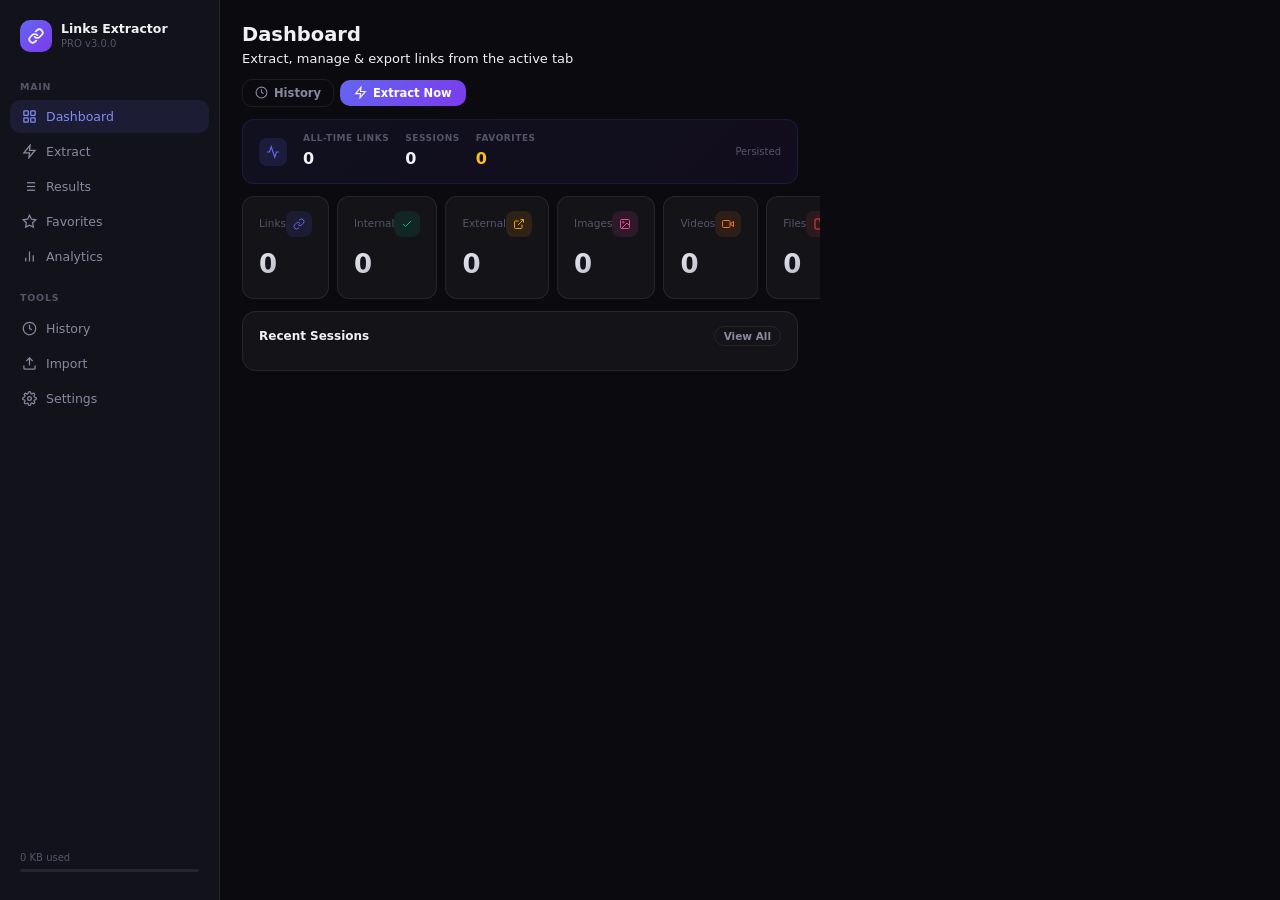
<file: extension/popup.html>
<!DOCTYPE html>
<html lang="en" data-theme="dark">
<head>
<meta charset="UTF-8">
<meta name="viewport" content="width=device-width, initial-scale=1.0">
<title>All Links Extractor PRO</title>
<link rel="stylesheet" href="popup.css">
</head>
<body>

<div class="toast-wrap" id="toastWrap"></div>

<div class="app-shell">

  <!-- ===== SIDEBAR ===== -->
  <aside class="sidebar">
    <div class="sidebar-logo">
      <div class="sidebar-logo-icon">
        <svg width="16" height="16" viewBox="0 0 24 24" fill="none" stroke="#fff" stroke-width="2.5" stroke-linecap="round" stroke-linejoin="round">
          <path d="M10 13a5 5 0 0 0 7.54.54l3-3a5 5 0 0 0-7.07-7.07l-1.72 1.71"/>
          <path d="M14 11a5 5 0 0 0-7.54-.54l-3 3a5 5 0 0 0 7.07 7.07l1.71-1.71"/>
        </svg>
      </div>
      <div>
        <div class="sidebar-logo-text">Links Extractor</div>
        <div class="sidebar-logo-sub">PRO v3.0.0</div>
      </div>
    </div>

    <div class="sidebar-section-label">Main</div>

    <button class="sidebar-link active" data-section="dashboard">
      <svg width="15" height="15" viewBox="0 0 24 24" fill="none" stroke="currentColor" stroke-width="2"><rect x="3" y="3" width="7" height="7" rx="1"/><rect x="14" y="3" width="7" height="7" rx="1"/><rect x="3" y="14" width="7" height="7" rx="1"/><rect x="14" y="14" width="7" height="7" rx="1"/></svg>
      Dashboard
    </button>

    <button class="sidebar-link" data-section="extractor">
      <svg width="15" height="15" viewBox="0 0 24 24" fill="none" stroke="currentColor" stroke-width="2"><polygon points="13 2 3 14 12 14 11 22 21 10 12 10 13 2"/></svg>
      Extract
    </button>

    <button class="sidebar-link" data-section="results">
      <svg width="15" height="15" viewBox="0 0 24 24" fill="none" stroke="currentColor" stroke-width="2"><line x1="8" y1="6" x2="21" y2="6"/><line x1="8" y1="12" x2="21" y2="12"/><line x1="8" y1="18" x2="21" y2="18"/><line x1="3" y1="6" x2="3.01" y2="6"/><line x1="3" y1="12" x2="3.01" y2="12"/><line x1="3" y1="18" x2="3.01" y2="18"/></svg>
      Results
    </button>

    <button class="sidebar-link" data-section="favorites">
      <svg width="15" height="15" viewBox="0 0 24 24" fill="none" stroke="currentColor" stroke-width="2"><polygon points="12 2 15.09 8.26 22 9.27 17 14.14 18.18 21.02 12 17.77 5.82 21.02 7 14.14 2 9.27 8.91 8.26 12 2"/></svg>
      Favorites
      <span class="sidebar-badge" id="favBadge" style="display:none">0</span>
    </button>

    <button class="sidebar-link" data-section="analytics">
      <svg width="15" height="15" viewBox="0 0 24 24" fill="none" stroke="currentColor" stroke-width="2"><line x1="18" y1="20" x2="18" y2="10"/><line x1="12" y1="20" x2="12" y2="4"/><line x1="6" y1="20" x2="6" y2="14"/></svg>
      Analytics
    </button>

    <div class="sidebar-section-label" style="margin-top:8px">Tools</div>

    <button class="sidebar-link" data-section="history">
      <svg width="15" height="15" viewBox="0 0 24 24" fill="none" stroke="currentColor" stroke-width="2"><circle cx="12" cy="12" r="10"/><polyline points="12 6 12 12 16 14"/></svg>
      History
      <span class="sidebar-badge" id="histBadge" style="display:none">0</span>
    </button>

    <button class="sidebar-link" data-section="import">
      <svg width="15" height="15" viewBox="0 0 24 24" fill="none" stroke="currentColor" stroke-width="2"><path d="M21 15v4a2 2 0 0 1-2 2H5a2 2 0 0 1-2-2v-4"/><polyline points="17 8 12 3 7 8"/><line x1="12" y1="3" x2="12" y2="15"/></svg>
      Import
    </button>

    <button class="sidebar-link" data-section="settings">
      <svg width="15" height="15" viewBox="0 0 24 24" fill="none" stroke="currentColor" stroke-width="2"><circle cx="12" cy="12" r="3"/><path d="M19.4 15a1.65 1.65 0 0 0 .33 1.82l.06.06a2 2 0 0 1-2.83 2.83l-.06-.06a1.65 1.65 0 0 0-1.82-.33 1.65 1.65 0 0 0-1 1.51V21a2 2 0 0 1-4 0v-.09A1.65 1.65 0 0 0 9 19.4a1.65 1.65 0 0 0-1.82.33l-.06.06a2 2 0 0 1-2.83-2.83l.06-.06A1.65 1.65 0 0 0 4.68 15a1.65 1.65 0 0 0-1.51-1H3a2 2 0 0 1 0-4h.09A1.65 1.65 0 0 0 4.6 9a1.65 1.65 0 0 0-.33-1.82l-.06-.06a2 2 0 0 1 2.83-2.83l.06.06A1.65 1.65 0 0 0 9 4.68a1.65 1.65 0 0 0 1-1.51V3a2 2 0 0 1 4 0v.09a1.65 1.65 0 0 0 1 1.51 1.65 1.65 0 0 0 1.82-.33l.06-.06a2 2 0 0 1 2.83 2.83l-.06.06A1.65 1.65 0 0 0 19.4 9a1.65 1.65 0 0 0 1.51 1H21a2 2 0 0 1 0 4h-.09a1.65 1.65 0 0 0-1.51 1z"/></svg>
      Settings
    </button>

    <div class="sidebar-spacer"></div>

    <div class="sidebar-storage">
      <div class="sidebar-storage-label" id="storageSideLabel">0 KB used</div>
      <div class="storage-bar"><div class="storage-bar-fill" id="storageSideBar" style="width:0%"></div></div>
    </div>
  </aside>

  <!-- ===== MAIN PANEL ===== -->
  <main class="main-panel">

    <!-- ===== DASHBOARD ===== -->
    <section class="section active" id="sec-dashboard">
      <div class="page-header-row mb-12">
        <div>
          <h1>Dashboard</h1>
          <p>Extract, manage &amp; export links from the active tab</p>
        </div>
        <div class="row gap-6">
          <button class="btn btn-ghost" id="btnGoHistory" style="font-size:11.5px;padding:6px 12px;">
            <svg width="13" height="13" viewBox="0 0 24 24" fill="none" stroke="currentColor" stroke-width="2"><circle cx="12" cy="12" r="10"/><polyline points="12 6 12 12 16 14"/></svg>
            History
          </button>
          <button class="btn btn-primary" id="btnDashExtract" style="font-size:11.5px;padding:6px 14px;">
            <svg width="13" height="13" viewBox="0 0 24 24" fill="none" stroke="currentColor" stroke-width="2"><polygon points="13 2 3 14 12 14 11 22 21 10 12 10 13 2"/></svg>
            Extract Now
          </button>
        </div>
      </div>

      <!-- Cumulative stats banner -->
      <div class="cum-banner mb-12">
        <div style="width:28px;height:28px;border-radius:8px;background:rgba(99,102,241,0.15);display:flex;align-items:center;justify-content:center;flex-shrink:0;">
          <svg width="14" height="14" viewBox="0 0 24 24" fill="none" stroke="var(--accent)" stroke-width="2"><path d="M22 12h-4l-3 9L9 3l-3 9H2"/></svg>
        </div>
        <div class="cum-stat"><span class="cum-stat-label">All-Time Links</span><span class="cum-stat-val" id="totalExtracted">0</span></div>
        <div class="cum-stat"><span class="cum-stat-label">Sessions</span><span class="cum-stat-val" id="totalSessions">0</span></div>
        <div class="cum-stat"><span class="cum-stat-label">Favorites</span><span class="cum-stat-val" id="totalFavorites" style="color:#fbbf24">0</span></div>
        <span class="cum-badge">Persisted</span>
      </div>

      <!-- Stats grid -->
      <div class="stats-grid mb-12">
        <div class="stat-card">
          <div class="stat-label">Links <div class="stat-icon" style="background:rgba(99,102,241,0.12)"><svg width="12" height="12" viewBox="0 0 24 24" fill="none" stroke="var(--accent)" stroke-width="2"><path d="M10 13a5 5 0 0 0 7.54.54l3-3a5 5 0 0 0-7.07-7.07l-1.72 1.71"/><path d="M14 11a5 5 0 0 0-7.54-.54l-3 3a5 5 0 0 0 7.07 7.07l1.71-1.71"/></svg></div></div>
          <div class="stat-value" id="dashTotal">0</div>
        </div>
        <div class="stat-card">
          <div class="stat-label">Internal <div class="stat-icon" style="background:rgba(16,185,129,0.12)"><svg width="12" height="12" viewBox="0 0 24 24" fill="none" stroke="#10b981" stroke-width="2"><polyline points="20 6 9 17 4 12"/></svg></div></div>
          <div class="stat-value" id="dashInternal">0</div>
        </div>
        <div class="stat-card">
          <div class="stat-label">External <div class="stat-icon" style="background:rgba(245,158,11,0.12)"><svg width="12" height="12" viewBox="0 0 24 24" fill="none" stroke="#f59e0b" stroke-width="2"><path d="M18 13v6a2 2 0 0 1-2 2H5a2 2 0 0 1-2-2V8a2 2 0 0 1 2-2h6"/><polyline points="15 3 21 3 21 9"/><line x1="10" y1="14" x2="21" y2="3"/></svg></div></div>
          <div class="stat-value" id="dashExternal">0</div>
        </div>
        <div class="stat-card">
          <div class="stat-label">Images <div class="stat-icon" style="background:rgba(236,72,153,0.12)"><svg width="12" height="12" viewBox="0 0 24 24" fill="none" stroke="#ec4899" stroke-width="2"><rect x="3" y="3" width="18" height="18" rx="2"/><circle cx="8.5" cy="8.5" r="1.5"/><polyline points="21 15 16 10 5 21"/></svg></div></div>
          <div class="stat-value" id="dashImages">0</div>
        </div>
        <div class="stat-card">
          <div class="stat-label">Videos <div class="stat-icon" style="background:rgba(249,115,22,0.12)"><svg width="12" height="12" viewBox="0 0 24 24" fill="none" stroke="#f97316" stroke-width="2"><polygon points="23 7 16 12 23 17 23 7"/><rect x="1" y="5" width="15" height="14" rx="2"/></svg></div></div>
          <div class="stat-value" id="dashVideos">0</div>
        </div>
        <div class="stat-card">
          <div class="stat-label">Files <div class="stat-icon" style="background:rgba(239,68,68,0.12)"><svg width="12" height="12" viewBox="0 0 24 24" fill="none" stroke="#ef4444" stroke-width="2"><path d="M14 2H6a2 2 0 0 0-2 2v16a2 2 0 0 0 2 2h12a2 2 0 0 0 2-2V8z"/><polyline points="14 2 14 8 20 8"/></svg></div></div>
          <div class="stat-value" id="dashPdfs">0</div>
        </div>
      </div>

      <!-- Recent Sessions -->
      <div class="card" style="padding:14px 16px;">
        <div class="row-between mb-10">
          <span class="fw-600 fs-12">Recent Sessions</span>
          <button class="btn btn-ghost" id="viewAllBtn" style="padding:3px 9px;font-size:10.5px;">View All</button>
        </div>
        <div id="recentSessionsWrap"></div>
      </div>
    </section>

    <!-- ===== EXTRACTOR ===== -->
    <section class="section" id="sec-extractor">
      <div class="page-header mb-12">
        <h1>Extract Links</h1>
        <p>Scan links from the currently active browser tab</p>
      </div>

      <!-- Hero -->
      <div class="extract-hero mb-12">
        <div style="font-size:28px;margin-bottom:6px;">🔗</div>
        <div style="font-size:13px;font-weight:600;margin-bottom:4px;">Active Tab Extraction</div>
        <div class="fs-11 text-muted mb-12" id="activeTabUrl" style="word-break:break-all;">Ready to extract from the current page</div>
        <button class="btn btn-primary" id="btnExtract" style="padding:9px 20px;">
          <svg width="14" height="14" viewBox="0 0 24 24" fill="none" stroke="currentColor" stroke-width="2"><polygon points="13 2 3 14 12 14 11 22 21 10 12 10 13 2"/></svg>
          Extract from Tab
        </button>
      </div>

      <!-- Progress -->
      <div id="progressWrap" style="display:none;margin-bottom:12px;">
        <div style="height:4px;background:var(--border);border-radius:2px;overflow:hidden;">
          <div id="progressBar" style="height:100%;width:0%;background:var(--accent);transition:width 0.2s;border-radius:2px;"></div>
        </div>
      </div>

      <!-- Spinner -->
      <div id="extractSpinner" style="display:none;align-items:center;gap:8px;margin-bottom:12px;padding:10px 14px;border-radius:10px;background:rgba(99,102,241,0.08);border:1px solid rgba(99,102,241,0.2);">
        <div class="spinner"></div>
        <span class="fs-12">Extracting links…</span>
      </div>

      <!-- URL history chips -->
      <div class="card mb-12" style="padding:12px 14px;">
        <div class="fw-600 fs-12 mb-8">Recent Pages</div>
        <div class="chips-row" id="urlHistoryChips" style="flex-wrap:wrap;gap:4px;">
          <span class="fs-11 text-muted">No recent pages yet</span>
        </div>
      </div>

      <!-- Options -->
      <div class="card" style="padding:14px 16px;">
        <div class="fw-600 fs-12 mb-10">Extraction Options</div>
        <div style="display:grid;grid-template-columns:1fr 1fr;gap:8px;">
          <label class="opt-label" onclick="toggleOpt(this,'includeAnchors')">
            <div class="checkbox checked" id="opt-anchor"></div>
            <div><div class="fs-12 fw-500">Anchor Links</div><div class="fs-10 text-muted">a[href] elements</div></div>
          </label>
          <label class="opt-label" onclick="toggleOpt(this,'includeImages')">
            <div class="checkbox checked" id="opt-images"></div>
            <div><div class="fs-12 fw-500">Images</div><div class="fs-10 text-muted">img[src] sources</div></div>
          </label>
          <label class="opt-label" onclick="toggleOpt(this,'includeVideos')">
            <div class="checkbox checked" id="opt-videos"></div>
            <div><div class="fs-12 fw-500">Videos</div><div class="fs-10 text-muted">video/source tags</div></div>
          </label>
          <label class="opt-label" onclick="toggleOpt(this,'includePdfs')">
            <div class="checkbox checked" id="opt-pdfs"></div>
            <div><div class="fs-12 fw-500">PDFs &amp; Files</div><div class="fs-10 text-muted">iframe/embed/scripts</div></div>
          </label>
          <label class="opt-label" onclick="toggleOpt(this,'removeDuplicates')">
            <div class="checkbox checked" id="opt-dedup"></div>
            <div><div class="fs-12 fw-500">Remove Dupes</div><div class="fs-10 text-muted">Deduplicate URLs</div></div>
          </label>
          <label class="opt-label" onclick="toggleOpt(this,'normalize')">
            <div class="checkbox checked" id="opt-normalize"></div>
            <div><div class="fs-12 fw-500">Normalize URLs</div><div class="fs-10 text-muted">Absolute paths</div></div>
          </label>
        </div>
      </div>
    </section>

    <!-- ===== RESULTS ===== -->
    <section class="section" id="sec-results">
      <div class="page-header-row mb-10">
        <div>
          <h1>Results</h1>
          <p class="fs-11 text-muted mt-2" id="resultsSubtitle">No links extracted yet</p>
        </div>
        <div class="row gap-6">
          <!-- Bulk dropdown -->
          <div style="position:relative;" id="bulkDropWrap">
            <button class="btn btn-ghost" id="bulkMenuBtn" style="font-size:11.5px;padding:6px 10px;" onclick="toggleDropdown('bulkMenu')">
              <svg width="13" height="13" viewBox="0 0 24 24" fill="none" stroke="currentColor" stroke-width="2"><circle cx="12" cy="12" r="1"/><circle cx="19" cy="12" r="1"/><circle cx="5" cy="12" r="1"/></svg>
              Bulk
            </button>
            <div class="dropdown" id="bulkMenu" style="right:0;min-width:160px;">
              <button class="dropdown-item" onclick="selectAll();closeDropdowns()">Select All</button>
              <button class="dropdown-item" onclick="deselectAll();closeDropdowns()">Deselect All</button>
              <button class="dropdown-item" onclick="favoriteSelected();closeDropdowns()">⭐ Star Selected</button>
              <button class="dropdown-item" onclick="copySelected();closeDropdowns()">Copy Selected</button>
              <button class="dropdown-item" onclick="openSelected();closeDropdowns()">Open in Tabs</button>
              <div class="dropdown-sep"></div>
              <button class="dropdown-item" style="color:var(--danger)" onclick="deleteSelected();closeDropdowns()">Delete Selected</button>
            </div>
          </div>
          <!-- Export dropdown -->
          <div style="position:relative;" id="exportDropWrap">
            <button class="btn btn-primary" style="font-size:11.5px;padding:6px 12px;" onclick="toggleDropdown('exportMenu')">
              <svg width="13" height="13" viewBox="0 0 24 24" fill="none" stroke="currentColor" stroke-width="2"><path d="M21 15v4a2 2 0 0 1-2 2H5a2 2 0 0 1-2-2v-4"/><polyline points="7 10 12 15 17 10"/><line x1="12" y1="15" x2="12" y2="3"/></svg>
              Export
            </button>
            <div class="dropdown" id="exportMenu" style="right:0;min-width:140px;">
              <button class="dropdown-item" onclick="exportLinks('TXT');closeDropdowns()">Export TXT</button>
              <button class="dropdown-item" onclick="exportLinks('CSV');closeDropdowns()">Export CSV</button>
              <button class="dropdown-item" onclick="exportLinks('JSON');closeDropdowns()">Export JSON</button>
              <button class="dropdown-item" onclick="exportLinks('HTML');closeDropdowns()">Export HTML</button>
              <div class="dropdown-sep"></div>
              <button class="dropdown-item" onclick="copyAllUrls();closeDropdowns()">📋 Copy All URLs</button>
            </div>
          </div>
        </div>
      </div>

      <!-- Search -->
      <div class="input-wrap mb-8">
        <svg class="input-icon" width="13" height="13" viewBox="0 0 24 24" fill="none" stroke="currentColor" stroke-width="2"><circle cx="11" cy="11" r="8"/><line x1="21" y1="21" x2="16.65" y2="16.65"/></svg>
        <input type="text" class="input-field" id="resultsSearch" placeholder="Search by URL, text, or note…">
      </div>

      <!-- Filter tabs -->
      <div class="chips-row mb-8" style="flex-wrap:wrap;gap:4px;">
        <button class="filter-tab active" data-type="all">All <span class="tab-count" id="filterCount-all">0</span></button>
        <button class="filter-tab" data-type="internal">Internal <span class="tab-count" id="filterCount-internal">0</span></button>
        <button class="filter-tab" data-type="external">External <span class="tab-count" id="filterCount-external">0</span></button>
        <button class="filter-tab" data-type="image">Images <span class="tab-count" id="filterCount-image">0</span></button>
        <button class="filter-tab" data-type="video">Videos <span class="tab-count" id="filterCount-video">0</span></button>
        <button class="filter-tab" data-type="pdf">Files <span class="tab-count" id="filterCount-pdf">0</span></button>
      </div>

      <!-- Selection bar -->
      <div id="selectionBar" style="display:none;align-items:center;gap:8px;padding:6px 10px;border-radius:8px;background:rgba(99,102,241,0.08);border:1px solid rgba(99,102,241,0.2);margin-bottom:8px;font-size:11.5px;">
        <svg width="12" height="12" viewBox="0 0 24 24" fill="none" stroke="var(--accent)" stroke-width="2"><polyline points="9 11 12 14 22 4"/><path d="M21 12v7a2 2 0 0 1-2 2H5a2 2 0 0 1-2-2V5a2 2 0 0 1 2-2h11"/></svg>
        <span id="selCountLabel">0 selected</span>
        <span style="flex:1"></span>
        <button onclick="copySelected()" style="background:none;border:none;color:var(--accent-light);cursor:pointer;font-size:10.5px;font-family:inherit;">Copy</button>
        <button onclick="openSelected()" style="background:none;border:none;color:var(--accent-light);cursor:pointer;font-size:10.5px;font-family:inherit;">Open</button>
        <button onclick="favoriteSelected()" style="background:none;border:none;color:#fbbf24;cursor:pointer;font-size:10.5px;font-family:inherit;">Star</button>
        <button onclick="deleteSelected()" style="background:none;border:none;color:var(--danger);cursor:pointer;font-size:10.5px;font-family:inherit;">Delete</button>
        <button onclick="deselectAll()" style="background:none;border:none;color:var(--text-muted);cursor:pointer;font-size:10.5px;font-family:inherit;">✕</button>
      </div>

      <!-- Links list -->
      <div class="card" style="padding:4px;">
        <div id="resultsWrap" style="max-height:340px;overflow-y:auto;"></div>
      </div>
    </section>

    <!-- ===== FAVORITES ===== -->
    <section class="section" id="sec-favorites">
      <div class="page-header-row mb-12">
        <div>
          <h1>Favorites</h1>
          <p class="fs-11 text-muted mt-2"><span id="favTotalCount">0</span> starred links</p>
        </div>
        <div class="row gap-6">
          <button class="btn btn-ghost" id="exportFavBtn" style="font-size:11.5px;padding:6px 11px;">
            <svg width="13" height="13" viewBox="0 0 24 24" fill="none" stroke="currentColor" stroke-width="2"><path d="M21 15v4a2 2 0 0 1-2 2H5a2 2 0 0 1-2-2v-4"/><polyline points="7 10 12 15 17 10"/><line x1="12" y1="15" x2="12" y2="3"/></svg>
            Export
          </button>
          <button class="btn btn-danger" id="clearFavsBtn" style="font-size:11.5px;padding:6px 11px;">Clear All</button>
        </div>
      </div>
      <div class="card" style="padding:4px;">
        <div id="favoritesWrap" style="max-height:430px;overflow-y:auto;"></div>
      </div>
    </section>

    <!-- ===== ANALYTICS ===== -->
    <section class="section" id="sec-analytics">
      <div class="page-header mb-12"><h1>Analytics</h1><p>Insights into your extracted links</p></div>

      <div class="stats-grid mb-12">
        <div class="stat-card"><div class="stat-label">Total</div><div class="stat-value" id="anaTotal">0</div></div>
        <div class="stat-card"><div class="stat-label">Unique Domains</div><div class="stat-value" id="anaUnique">0</div></div>
        <div class="stat-card"><div class="stat-label">Internal</div><div class="stat-value" id="anaInternal">0</div></div>
        <div class="stat-card"><div class="stat-label">External</div><div class="stat-value" id="anaExternal">0</div></div>
      </div>

      <div style="display:grid;grid-template-columns:1fr 1fr;gap:10px;margin-bottom:10px;">
        <div class="card" style="padding:14px;">
          <div class="fw-600 fs-12 mb-8">By Type</div>
          <div style="height:180px;"><canvas id="typeChart"></canvas></div>
        </div>
        <div class="card" style="padding:14px;">
          <div class="fw-600 fs-12 mb-8">Top Domains</div>
          <div style="height:180px;"><canvas id="domainChart"></canvas></div>
        </div>
      </div>

      <div class="card" style="padding:14px;">
        <div class="fw-600 fs-12 mb-10">Domain Breakdown</div>
        <div id="domainBreakdownList" style="max-height:200px;overflow-y:auto;"></div>
      </div>
    </section>

    <!-- ===== HISTORY ===== -->
    <section class="section" id="sec-history">
      <div class="page-header-row mb-10">
        <div>
          <h1>History</h1>
          <p class="fs-11 text-muted mt-2">Click a session to reload it</p>
        </div>
        <div class="row gap-6">
          <button class="btn btn-ghost" id="expAllHistBtn" style="font-size:11.5px;padding:6px 11px;">
            <svg width="13" height="13" viewBox="0 0 24 24" fill="none" stroke="currentColor" stroke-width="2"><path d="M21 15v4a2 2 0 0 1-2 2H5a2 2 0 0 1-2-2v-4"/><polyline points="7 10 12 15 17 10"/><line x1="12" y1="15" x2="12" y2="3"/></svg>
            Export All
          </button>
          <button class="btn btn-danger" id="clearHistBtn" style="font-size:11.5px;padding:6px 11px;">Clear All</button>
        </div>
      </div>
      <div class="input-wrap mb-10">
        <svg class="input-icon" width="13" height="13" viewBox="0 0 24 24" fill="none" stroke="currentColor" stroke-width="2"><circle cx="11" cy="11" r="8"/><line x1="21" y1="21" x2="16.65" y2="16.65"/></svg>
        <input type="text" class="input-field" id="historySearch" placeholder="Search sessions…">
      </div>
      <div id="historyWrap" style="max-height:440px;overflow-y:auto;"></div>
    </section>

    <!-- ===== IMPORT ===== -->
    <section class="section" id="sec-import">
      <div class="page-header mb-12"><h1>Import</h1><p>Import links from JSON, CSV, or TXT files</p></div>

      <!-- Drop area -->
      <div id="dropArea" class="drop-zone mb-12">
        <input type="file" id="importFileInput" accept=".json,.csv,.txt" style="display:none">
        <svg width="36" height="36" viewBox="0 0 24 24" fill="none" stroke="var(--text-muted)" stroke-width="1.5" style="margin-bottom:10px;opacity:0.5;"><path d="M21 15v4a2 2 0 0 1-2 2H5a2 2 0 0 1-2-2v-4"/><polyline points="17 8 12 3 7 8"/><line x1="12" y1="3" x2="12" y2="15"/></svg>
        <div class="fw-600 fs-13 mb-4">Drop file or click to browse</div>
        <div class="fs-11 text-muted">JSON backup, CSV, or TXT (one URL per line)</div>
      </div>

      <!-- Paste area -->
      <div class="card mb-12" style="padding:14px 16px;">
        <div class="fw-600 fs-12 mb-8">Or Paste URLs</div>
        <textarea id="pasteArea" class="input-plain" style="height:90px;resize:none;font-family:monospace;font-size:11px;" placeholder="https://example.com&#10;https://github.com&#10;…one per line"></textarea>
        <div class="row gap-6 mt-8">
          <button class="btn btn-primary" id="parsePasteBtn" style="flex:1;font-size:11.5px;">Import URLs</button>
          <button class="btn btn-ghost" id="clearPasteBtn" style="font-size:11.5px;" onclick="document.getElementById('pasteArea').value=''">Clear</button>
        </div>
      </div>

      <!-- Preview -->
      <div id="importPreviewWrap" style="display:none;">
        <div class="card" style="padding:14px 16px;">
          <div class="fw-600 fs-12 mb-8">Import Preview — <span id="importPreviewCount">0 links</span></div>
          <div id="importPreviewList" style="margin-bottom:12px;display:flex;flex-direction:column;gap:3px;"></div>
          <div class="row gap-6">
            <button class="btn btn-primary" id="confirmImportBtn" style="flex:1;">Confirm Import</button>
            <button class="btn btn-ghost" id="cancelImportBtn">Cancel</button>
          </div>
        </div>
      </div>
    </section>

    <!-- ===== SETTINGS ===== -->
    <section class="section" id="sec-settings">
      <div class="page-header mb-12"><h1>Settings</h1><p>Customize your extraction experience</p></div>

      <!-- Appearance -->
      <div class="card mb-10" style="padding:16px 18px;">
        <div class="fw-600 fs-12 mb-14">Appearance</div>
        <div style="display:flex;gap:8px;margin-bottom:14px;">
          <button class="btn btn-ghost active" id="darkModeToggle" style="flex:1;font-size:11.5px;justify-content:center;">
            🌙 Dark
          </button>
          <button class="btn btn-ghost" id="lightModeToggle" style="flex:1;font-size:11.5px;justify-content:center;">
            ☀️ Light
          </button>
        </div>
      </div>

      <!-- Extraction -->
      <div class="card mb-10" style="padding:16px 18px;">
        <div class="fw-600 fs-12 mb-14">Extraction</div>
        <div style="display:flex;flex-direction:column;gap:14px;">
          <div class="row-between">
            <div><div class="fs-12 fw-500">Auto-save Results</div><div class="fs-11 text-muted">Save extracted results automatically</div></div>
            <div class="toggle on" id="autoSaveToggle"></div>
          </div>
          <div class="row-between">
            <div><div class="fs-12 fw-500">Remove Duplicates</div><div class="fs-11 text-muted">Deduplicate URLs automatically</div></div>
            <div class="toggle on" id="dedupToggle"></div>
          </div>
          <div class="row-between">
            <div><div class="fs-12 fw-500">Filter JS / Mailto</div><div class="fs-11 text-muted">Remove non-HTTP links</div></div>
            <div class="toggle on" id="filterJsToggle"></div>
          </div>
          <div class="row-between">
            <div><div class="fs-12 fw-500">Normalize URLs</div><div class="fs-11 text-muted">Convert relative to absolute paths</div></div>
            <div class="toggle on" id="normalizeToggle"></div>
          </div>
        </div>
      </div>

      <!-- Storage -->
      <div class="card mb-10" style="padding:16px 18px;">
        <div class="fw-600 fs-12 mb-14">Storage &amp; Export</div>
        <div style="display:flex;flex-direction:column;gap:14px;">
          <div>
            <div class="fs-12 fw-500 mb-6">Max Sessions to Keep</div>
            <select id="maxSessionsSel" style="width:100%;padding:8px 10px;border-radius:9px;border:1px solid var(--border);background:var(--bg-card);color:var(--text-primary);font-size:12px;font-family:inherit;outline:none;cursor:pointer;">
              <option value="10">10 sessions</option>
              <option value="20" selected>20 sessions</option>
              <option value="50">50 sessions</option>
              <option value="100">100 sessions</option>
            </select>
          </div>
          <div>
            <div class="fs-12 fw-500 mb-6">Default Export Format</div>
            <select id="defaultFormatSel" style="width:100%;padding:8px 10px;border-radius:9px;border:1px solid var(--border);background:var(--bg-card);color:var(--text-primary);font-size:12px;font-family:inherit;outline:none;cursor:pointer;">
              <option>TXT</option><option>CSV</option><option selected>JSON</option><option>HTML</option>
            </select>
          </div>
        </div>
      </div>

      <!-- Data Management -->
      <div class="card mb-10" style="padding:16px 18px;">
        <div class="fw-600 fs-12 mb-12">Data Management</div>
        <div style="display:flex;flex-direction:column;gap:8px;">
          <button class="btn btn-ghost" id="exportBackupBtn" style="justify-content:flex-start;gap:8px;padding:10px 12px;">
            <svg width="14" height="14" viewBox="0 0 24 24" fill="none" stroke="currentColor" stroke-width="2"><path d="M21 15v4a2 2 0 0 1-2 2H5a2 2 0 0 1-2-2v-4"/><polyline points="7 10 12 15 17 10"/><line x1="12" y1="15" x2="12" y2="3"/></svg>
            Export All Sessions (JSON Backup)
          </button>
          <button class="btn btn-ghost" id="goImportBtn" style="justify-content:flex-start;gap:8px;padding:10px 12px;">
            <svg width="14" height="14" viewBox="0 0 24 24" fill="none" stroke="currentColor" stroke-width="2"><path d="M21 15v4a2 2 0 0 1-2 2H5a2 2 0 0 1-2-2v-4"/><polyline points="17 8 12 3 7 8"/><line x1="12" y1="3" x2="12" y2="15"/></svg>
            Import Sessions Backup
          </button>
          <button class="btn btn-danger" id="clearAllDataBtn" style="justify-content:flex-start;gap:8px;padding:10px 12px;">
            <svg width="14" height="14" viewBox="0 0 24 24" fill="none" stroke="currentColor" stroke-width="2"><polyline points="3 6 5 6 21 6"/><path d="M19 6v14a2 2 0 0 1-2 2H7a2 2 0 0 1-2-2V6m3 0V4a2 2 0 0 1 2-2h4a2 2 0 0 1 2 2v2"/></svg>
            Clear All Data &amp; History
          </button>
        </div>
      </div>

      <!-- About -->
      <div class="card" style="padding:16px 18px;">
        <div class="fw-600 fs-12 mb-12">About &amp; Storage</div>
        <div style="display:flex;flex-direction:column;gap:7px;font-size:12px;color:var(--text-secondary);">
          <div class="row-between"><span>Version</span><span class="mono" style="color:var(--text-primary)">3.0.0</span></div>
          <div class="row-between"><span>Manifest</span><span class="mono" style="color:var(--text-primary)">V3</span></div>
          <div class="row-between"><span>Storage Used</span><span class="mono" style="color:var(--text-primary)" id="storageUsedLabel">0 KB</span></div>
          <div class="row-between"><span>Sessions Saved</span><span class="mono" style="color:var(--text-primary)" id="sessCountLabel">0</span></div>
          <div class="row-between"><span>Favorites</span><span class="mono" style="color:#fbbf24" id="favCountLabel">0</span></div>
          <div class="row-between"><span>Total Extracted</span><span class="mono" style="color:var(--text-primary)" id="totalExtLabel">0</span></div>
        </div>
      </div>
    </section>

  </main>
</div>

<!-- ===== NOTE MODAL ===== -->
<div class="modal-overlay" id="noteModal">
  <div class="modal-box">
    <div class="row-between mb-12">
      <span style="font-size:14px;font-weight:700;">Add / Edit Note</span>
      <button class="btn-icon" id="closeNoteModal"><svg width="16" height="16" viewBox="0 0 24 24" fill="none" stroke="currentColor" stroke-width="2"><line x1="18" y1="6" x2="6" y2="18"/><line x1="6" y1="6" x2="18" y2="18"/></svg></button>
    </div>
    <div class="mono" id="noteModalUrl" style="font-size:10px;color:var(--text-muted);word-break:break-all;padding:7px 10px;background:var(--bg-card);border-radius:8px;margin-bottom:10px;"></div>
    <textarea id="noteText" class="input-plain" style="height:90px;resize:none;" placeholder="Add a note about this link…"></textarea>
    <div class="row gap-6 mt-8">
      <button class="btn btn-primary" id="saveNoteBtn" style="flex:1;">Save Note</button>
      <button class="btn btn-ghost" id="cancelNoteBtn">Cancel</button>
    </div>
  </div>
</div>

<script src="chart.min.js"></script>
<script src="popup.js"></script>
</body>
</html>
</file>
<file: extension/popup.css>
/* ===== RESET & BASE ===== */
:root {
  --bg-primary: #0a0a0f;
  --bg-secondary: #12121a;
  --bg-card: rgba(255,255,255,0.04);
  --bg-card-hover: rgba(255,255,255,0.07);
  --border: rgba(255,255,255,0.08);
  --border-active: rgba(99,102,241,0.5);
  --text-primary: #f0f0f5;
  --text-secondary: #8888a0;
  --text-muted: #55556a;
  --accent: #6366f1;
  --accent-light: #818cf8;
  --accent-glow: rgba(99,102,241,0.25);
  --success: #10b981;
  --warning: #f59e0b;
  --danger: #ef4444;
  --info: #3b82f6;
  --glass-bg: rgba(18,18,26,0.95);
  --glass-border: rgba(255,255,255,0.06);
  --shadow-sm: 0 2px 8px rgba(0,0,0,0.3);
  --shadow-md: 0 4px 24px rgba(0,0,0,0.4);
  --shadow-lg: 0 8px 48px rgba(0,0,0,0.5);
  --shadow-glow: 0 0 20px rgba(99,102,241,0.12);
}

[data-theme="light"] {
  --bg-primary: #f5f5fa;
  --bg-secondary: #ffffff;
  --bg-card: rgba(0,0,0,0.02);
  --bg-card-hover: rgba(0,0,0,0.05);
  --border: rgba(0,0,0,0.08);
  --border-active: rgba(99,102,241,0.5);
  --text-primary: #1a1a2e;
  --text-secondary: #6b7280;
  --text-muted: #9ca3af;
  --glass-bg: rgba(255,255,255,0.95);
  --glass-border: rgba(0,0,0,0.06);
  --shadow-sm: 0 2px 8px rgba(0,0,0,0.06);
  --shadow-md: 0 4px 24px rgba(0,0,0,0.08);
  --shadow-lg: 0 8px 48px rgba(0,0,0,0.1);
  --shadow-glow: 0 0 20px rgba(99,102,241,0.08);
}

* { margin: 0; padding: 0; box-sizing: border-box; }

body {
  font-family: 'Inter', system-ui, -apple-system, sans-serif;
  background: var(--bg-primary);
  color: var(--text-primary);
  width: 820px;
  min-height: 560px;
  overflow-x: hidden;
  font-size: 13px;
  line-height: 1.5;
}

.mono { font-family: 'JetBrains Mono', 'Courier New', monospace; }

/* ===== LAYOUT ===== */
.app-shell { display: flex; height: 100vh; min-height: 560px; }

.sidebar {
  width: 220px;
  flex-shrink: 0;
  background: var(--bg-secondary);
  border-right: 1px solid var(--border);
  display: flex;
  flex-direction: column;
  padding: 16px 10px;
  gap: 2px;
  overflow-y: auto;
  scrollbar-width: none;
}
.sidebar::-webkit-scrollbar { display: none; }

.sidebar-logo {
  display: flex;
  align-items: center;
  gap: 9px;
  padding: 4px 10px 18px;
}
.sidebar-logo-icon {
  width: 32px; height: 32px; border-radius: 10px;
  background: linear-gradient(135deg, var(--accent), #7c3aed);
  display: flex; align-items: center; justify-content: center;
  flex-shrink: 0;
}
.sidebar-logo-text { font-size: 12.5px; font-weight: 700; line-height: 1.2; }
.sidebar-logo-sub { font-size: 10px; color: var(--text-muted); font-weight: 500; }

.sidebar-section-label {
  font-size: 9.5px; font-weight: 700; color: var(--text-muted);
  letter-spacing: 0.08em; text-transform: uppercase;
  padding: 8px 10px 4px;
}

.sidebar-link {
  display: flex; align-items: center; gap: 9px;
  padding: 9px 12px; border-radius: 10px;
  font-size: 12.5px; font-weight: 500;
  color: var(--text-secondary);
  cursor: pointer; transition: all 0.18s ease;
  border: none; background: none; width: 100%;
  text-align: left; font-family: inherit;
  position: relative;
}
.sidebar-link:hover { background: var(--bg-card-hover); color: var(--text-primary); }
.sidebar-link.active { background: rgba(99,102,241,0.12); color: var(--accent-light); }

.sidebar-badge {
  margin-left: auto; background: var(--accent); color: #fff;
  font-size: 9px; font-weight: 700; padding: 2px 5px;
  border-radius: 8px; min-width: 16px; text-align: center;
}

.sidebar-spacer { flex: 1; }

.sidebar-storage {
  padding: 6px 10px 12px;
}
.sidebar-storage-label { font-size: 10px; color: var(--text-muted); margin-bottom: 4px; }

.storage-bar { height: 3px; border-radius: 2px; background: var(--border); overflow: hidden; }
.storage-bar-fill { height: 100%; border-radius: 2px; background: linear-gradient(90deg, var(--accent), #7c3aed); transition: width 0.4s ease; }

.main-panel {
  flex: 1;
  overflow-y: auto;
  padding: 20px 22px;
  scrollbar-width: thin;
  scrollbar-color: var(--border) transparent;
}
.main-panel::-webkit-scrollbar { width: 5px; }
.main-panel::-webkit-scrollbar-thumb { background: var(--border); border-radius: 3px; }

/* ===== SECTION ===== */
.section { display: none; }
.section.active { display: block; animation: fadeInUp 0.3s ease forwards; }

@keyframes fadeInUp {
  from { opacity: 0; transform: translateY(10px); }
  to   { opacity: 1; transform: translateY(0); }
}
@keyframes fadeIn { from { opacity: 0; } to { opacity: 1; } }
@keyframes spin { to { transform: rotate(360deg); } }
@keyframes shimmer { 0%{background-position:200% 0} 100%{background-position:-200% 0} }

/* ===== PAGE HEADER ===== */
.page-header { margin-bottom: 18px; }
.page-header h1 { font-size: 22px; font-weight: 800; letter-spacing: -0.02em; }
.page-header p { font-size: 12px; color: var(--text-muted); margin-top: 3px; }
.page-header-row { display: flex; align-items: center; justify-content: space-between; flex-wrap: wrap; gap: 10px; }

/* ===== CARDS ===== */
.card {
  background: var(--bg-card);
  border: 1px solid var(--border);
  border-radius: 14px;
  transition: border-color 0.2s ease, box-shadow 0.2s ease;
}
.card:hover { border-color: var(--border-active); box-shadow: var(--shadow-glow); }

/* ===== BUTTONS ===== */
.btn {
  display: inline-flex; align-items: center; justify-content: center; gap: 6px;
  padding: 8px 16px; border-radius: 10px; font-size: 12.5px; font-weight: 600;
  cursor: pointer; border: none; transition: all 0.2s ease;
  font-family: inherit; white-space: nowrap;
}
.btn-primary {
  background: linear-gradient(135deg, var(--accent), #7c3aed);
  color: #fff;
}
.btn-primary:hover { transform: translateY(-1px); box-shadow: 0 4px 16px var(--accent-glow); }
.btn-primary:active { transform: translateY(0); }
.btn-primary:disabled { opacity: 0.5; cursor: not-allowed; transform: none; }

.btn-ghost {
  background: transparent; color: var(--text-secondary);
  border: 1px solid var(--border);
}
.btn-ghost:hover { background: var(--bg-card-hover); color: var(--text-primary); border-color: var(--border-active); }

.btn-danger {
  background: rgba(239,68,68,0.1); color: var(--danger);
  border: 1px solid rgba(239,68,68,0.2);
}
.btn-danger:hover { background: rgba(239,68,68,0.2); }

.btn-icon {
  width: 30px; height: 30px; padding: 0;
  border-radius: 8px; border: 1px solid var(--border);
  background: var(--bg-card); color: var(--text-secondary);
  display: inline-flex; align-items: center; justify-content: center;
  cursor: pointer; transition: all 0.18s ease; flex-shrink: 0;
  font-family: inherit;
}
.btn-icon:hover { background: var(--bg-card-hover); color: var(--accent); border-color: var(--border-active); }

/* ===== INPUTS ===== */
.input-field {
  width: 100%; padding: 9px 12px 9px 36px;
  border-radius: 10px; border: 1px solid var(--border);
  background: var(--bg-card); color: var(--text-primary);
  font-size: 12.5px; font-family: inherit; outline: none;
  transition: all 0.2s ease;
}
.input-field:focus { border-color: var(--accent); box-shadow: 0 0 0 3px var(--accent-glow); }
.input-field::placeholder { color: var(--text-muted); }

.input-plain {
  width: 100%; padding: 9px 12px;
  border-radius: 10px; border: 1px solid var(--border);
  background: var(--bg-card); color: var(--text-primary);
  font-size: 12.5px; font-family: inherit; outline: none;
  transition: all 0.2s ease;
}
.input-plain:focus { border-color: var(--accent); box-shadow: 0 0 0 3px var(--accent-glow); }
.input-plain::placeholder { color: var(--text-muted); }

.input-wrap { position: relative; }
.input-wrap .input-icon {
  position: absolute; left: 12px; top: 50%; transform: translateY(-50%);
  color: var(--text-muted); pointer-events: none;
}

/* ===== STATS GRID ===== */
.stats-grid { display: grid; grid-template-columns: repeat(4,1fr); gap: 10px; margin-bottom: 16px; }
.stat-card {
  padding: 14px 16px; border-radius: 12px;
  background: var(--bg-card); border: 1px solid var(--border);
  transition: all 0.2s ease;
}
.stat-card:hover { border-color: var(--border-active); box-shadow: var(--shadow-glow); }
.stat-label { font-size: 10.5px; color: var(--text-muted); font-weight: 500; margin-bottom: 8px; display: flex; align-items: center; justify-content: space-between; }
.stat-value { font-size: 26px; font-weight: 800; background: linear-gradient(135deg, var(--text-primary), var(--text-secondary)); -webkit-background-clip: text; -webkit-text-fill-color: transparent; }
.stat-icon { width: 26px; height: 26px; border-radius: 8px; display: flex; align-items: center; justify-content: center; }

/* ===== CUMULATIVE BANNER ===== */
.cum-banner {
  background: linear-gradient(135deg, rgba(99,102,241,0.07), rgba(124,58,237,0.07));
  border: 1px solid rgba(99,102,241,0.14);
  border-radius: 12px; padding: 12px 16px;
  display: flex; align-items: center; gap: 16px;
  flex-wrap: wrap; margin-bottom: 14px;
}
.cum-stat { display: flex; flex-direction: column; gap: 2px; }
.cum-stat-label { font-size: 9px; color: var(--text-muted); text-transform: uppercase; letter-spacing: 0.06em; font-weight: 600; }
.cum-stat-val { font-size: 16px; font-weight: 800; }
.cum-badge { margin-left: auto; font-size: 10px; color: var(--text-muted); }

/* ===== BADGES ===== */
.badge {
  display: inline-flex; align-items: center; gap: 3px;
  padding: 2px 8px; border-radius: 16px;
  font-size: 10px; font-weight: 700; letter-spacing: 0.01em;
  flex-shrink: 0;
}
.badge-external { background: rgba(99,102,241,0.15); color: var(--accent-light); }
.badge-internal { background: rgba(16,185,129,0.15); color: #34d399; }
.badge-image    { background: rgba(236,72,153,0.15); color: #f472b6; }
.badge-video    { background: rgba(249,115,22,0.15); color: #fb923c; }
.badge-pdf      { background: rgba(239,68,68,0.15);  color: #f87171; }
.badge-file     { background: rgba(245,158,11,0.15); color: #fbbf24; }
.badge-other    { background: rgba(107,114,128,0.15); color: #9ca3af; }
.badge-count    { background: rgba(99,102,241,0.15); color: var(--accent-light); }

/* ===== FILTER CHIPS ===== */
.chips-row { display: flex; gap: 5px; flex-wrap: wrap; align-items: center; }
.chip {
  display: inline-flex; align-items: center; gap: 4px;
  padding: 4px 10px; border-radius: 16px; font-size: 11px; font-weight: 500;
  cursor: pointer; border: 1px solid var(--border);
  background: var(--bg-card); color: var(--text-secondary);
  transition: all 0.18s ease;
}
.chip:hover { border-color: var(--border-active); color: var(--text-primary); }
.chip.active { background: var(--accent); border-color: var(--accent); color: #fff; }
.chip.fav-chip { border-color: rgba(251,191,36,0.3); color: #fbbf24; background: rgba(251,191,36,0.08); }
.chip.fav-chip.active { background: #fbbf24; border-color: #fbbf24; color: #000; }

/* ===== LINK LIST ===== */
.link-list { display: flex; flex-direction: column; gap: 1px; }

.link-row {
  display: flex; align-items: center; gap: 8px;
  padding: 8px 10px; border-radius: 10px;
  border: 1px solid transparent;
  transition: all 0.15s ease;
  position: relative;
}
.link-row:hover { background: var(--bg-card-hover); border-color: var(--border); }
.link-row.selected { background: rgba(99,102,241,0.07); border-color: rgba(99,102,241,0.18); }
.link-row.favorited { border-left: 2px solid #fbbf24; }

.link-url {
  font-family: 'JetBrains Mono', monospace; font-size: 11px;
  color: var(--text-secondary); overflow: hidden;
  text-overflow: ellipsis; white-space: nowrap; flex: 1; min-width: 0;
}
.link-text { font-size: 10px; color: var(--text-muted); margin-top: 1px; overflow: hidden; text-overflow: ellipsis; white-space: nowrap; }
.link-note { font-size: 10px; color: var(--accent-light); }

/* ===== CHECKBOX ===== */
.checkbox {
  width: 16px; height: 16px; border-radius: 5px;
  border: 2px solid var(--border); cursor: pointer;
  display: flex; align-items: center; justify-content: center;
  transition: all 0.15s ease; flex-shrink: 0;
}
.checkbox.checked { background: var(--accent); border-color: var(--accent); }
.checkbox.checked::after {
  content: ''; width: 4px; height: 7px;
  border: 2px solid #fff; border-top: none; border-left: none;
  transform: rotate(45deg) translate(-1px,-1px);
}

/* ===== STAR ===== */
.star-btn {
  background: none; border: none; cursor: pointer;
  color: var(--text-muted); padding: 2px; flex-shrink: 0;
  display: flex; align-items: center; transition: all 0.15s;
}
.star-btn:hover { color: #fbbf24; transform: scale(1.2); }
.star-btn.starred { color: #fbbf24; }

/* ===== SELECTION BAR ===== */
.selection-bar {
  display: none; align-items: center; gap: 8px;
  padding: 8px 12px; border-radius: 10px;
  background: rgba(99,102,241,0.09);
  border: 1px solid rgba(99,102,241,0.18);
  font-size: 12px; color: var(--accent-light);
  margin-bottom: 10px;
}
.selection-bar.visible { display: flex; }

/* ===== HISTORY ROW ===== */
.history-row {
  display: flex; align-items: center; gap: 12px;
  padding: 12px 14px; border-radius: 12px;
  border: 1px solid var(--border); background: var(--bg-card);
  transition: all 0.18s ease; margin-bottom: 8px;
}
.history-row:hover { border-color: var(--border-active); background: var(--bg-card-hover); }
.history-row.pinned { border-left: 2px solid var(--accent); }

/* ===== PROGRESS ===== */
.progress-bar { height: 4px; border-radius: 2px; background: var(--border); overflow: hidden; }
.progress-fill {
  height: 100%; border-radius: 2px;
  background: linear-gradient(90deg, var(--accent), #7c3aed);
  transition: width 0.4s ease;
}
.spinner {
  width: 16px; height: 16px; border-radius: 50%;
  border: 2px solid var(--border); border-top-color: var(--accent);
  animation: spin 0.6s linear infinite; flex-shrink: 0;
}

/* ===== TOGGLE ===== */
.toggle {
  width: 38px; height: 20px; border-radius: 10px;
  background: var(--border); cursor: pointer;
  position: relative; transition: background 0.25s; flex-shrink: 0;
}
.toggle.on { background: var(--accent); }
.toggle::after {
  content: ''; width: 14px; height: 14px; border-radius: 50%;
  background: #fff; position: absolute; top: 3px; left: 3px;
  transition: transform 0.25s; box-shadow: 0 1px 3px rgba(0,0,0,0.2);
}
.toggle.on::after { transform: translateX(18px); }

/* ===== DROPDOWN ===== */
.dropdown-wrap { position: relative; }
.dropdown {
  position: absolute; top: calc(100% + 5px); right: 0;
  min-width: 180px; background: var(--glass-bg);
  border: 1px solid var(--glass-border); border-radius: 12px;
  box-shadow: var(--shadow-lg); padding: 5px; z-index: 200;
  opacity: 0; transform: translateY(-4px) scale(0.97);
  pointer-events: none; transition: all 0.15s ease;
}
.dropdown.open { opacity: 1; transform: translateY(0) scale(1); pointer-events: auto; }
.dropdown-item {
  display: flex; align-items: center; gap: 8px;
  padding: 8px 10px; border-radius: 8px; font-size: 12px;
  color: var(--text-secondary); cursor: pointer; transition: all 0.12s;
  border: none; background: none; width: 100%; text-align: left; font-family: inherit;
}
.dropdown-item:hover { background: var(--bg-card-hover); color: var(--text-primary); }
.dropdown-sep { height: 1px; background: var(--border); margin: 4px 0; }

/* ===== MODAL ===== */
.modal-overlay {
  position: fixed; inset: 0; background: rgba(0,0,0,0.55);
  backdrop-filter: blur(6px); z-index: 1000;
  display: flex; align-items: center; justify-content: center;
  opacity: 0; pointer-events: none; transition: opacity 0.25s;
}
.modal-overlay.open { opacity: 1; pointer-events: auto; }
.modal-box {
  background: var(--bg-secondary); border: 1px solid var(--border);
  border-radius: 18px; box-shadow: var(--shadow-lg);
  width: 90%; max-width: 480px; max-height: 80vh;
  overflow-y: auto; padding: 22px;
  transform: scale(0.95) translateY(6px); transition: transform 0.25s;
}
.modal-overlay.open .modal-box { transform: scale(1) translateY(0); }

/* ===== EXPORT OPTIONS ===== */
.export-grid { display: grid; grid-template-columns: 1fr 1fr; gap: 8px; }
.export-opt {
  display: flex; align-items: center; gap: 10px;
  padding: 12px 14px; border-radius: 12px;
  border: 1px solid var(--border); background: var(--bg-card);
  cursor: pointer; transition: all 0.18s ease;
}
.export-opt:hover { border-color: var(--border-active); background: var(--bg-card-hover); transform: translateY(-1px); }
.export-opt .icon-box { width: 36px; height: 36px; border-radius: 10px; display: flex; align-items: center; justify-content: center; flex-shrink: 0; }

/* ===== IMPORT ZONE ===== */
.drop-zone {
  border: 2px dashed var(--border); border-radius: 12px;
  padding: 28px; text-align: center; cursor: pointer;
  transition: all 0.2s;
}
.drop-zone:hover, .drop-zone.over { border-color: var(--accent); background: rgba(99,102,241,0.04); }

/* ===== QUICK ACTIONS ===== */
.quick-actions { display: grid; grid-template-columns: repeat(4,1fr); gap: 8px; }
.qa-btn {
  display: flex; flex-direction: column; align-items: center; gap: 6px;
  padding: 12px 8px; border-radius: 12px;
  background: var(--bg-card); border: 1px solid var(--border);
  cursor: pointer; transition: all 0.18s ease; font-family: inherit;
}
.qa-btn:hover { background: var(--bg-card-hover); border-color: var(--border-active); }
.qa-icon { width: 34px; height: 34px; border-radius: 10px; display: flex; align-items: center; justify-content: center; }
.qa-label { font-size: 11px; font-weight: 500; color: var(--text-secondary); }

/* ===== TOAST ===== */
.toast-wrap {
  position: fixed; top: 14px; right: 14px; z-index: 9999;
  display: flex; flex-direction: column; gap: 6px;
}
.toast {
  padding: 11px 16px; border-radius: 12px;
  background: var(--glass-bg); border: 1px solid var(--glass-border);
  box-shadow: var(--shadow-lg); display: flex; align-items: center;
  gap: 8px; font-size: 12px; font-weight: 500;
  color: var(--text-primary);
  transform: translateX(110%); transition: transform 0.35s cubic-bezier(0.22,1,0.36,1);
  max-width: 300px;
}
.toast.show { transform: translateX(0); }
.toast-success .t-icon { color: var(--success); }
.toast-error   .t-icon { color: var(--danger); }
.toast-info    .t-icon { color: var(--info); }
.toast-warning .t-icon { color: var(--warning); }

/* ===== SCROLL AREA ===== */
.scroll-area { overflow-y: auto; scrollbar-width: thin; scrollbar-color: var(--border) transparent; }
.scroll-area::-webkit-scrollbar { width: 4px; }
.scroll-area::-webkit-scrollbar-thumb { background: var(--border); border-radius: 2px; }

/* ===== MISC ===== */
.section-hidden { display: none; }
.text-muted { color: var(--text-muted); }
.text-accent { color: var(--accent-light); }
.divider { height: 1px; background: var(--border); margin: 12px 0; }
.empty-state { display: flex; flex-direction: column; align-items: center; justify-content: center; padding: 40px 20px; color: var(--text-muted); text-align: center; }
.empty-state svg { margin-bottom: 12px; opacity: 0.4; }
.empty-state h3 { font-size: 13px; font-weight: 600; margin-bottom: 4px; }
.empty-state p { font-size: 11px; }

.row { display: flex; align-items: center; gap: 8px; }
.row-between { display: flex; align-items: center; justify-content: space-between; gap: 8px; }
.gap-4 { gap: 4px; }
.gap-6 { gap: 6px; }
.mb-8 { margin-bottom: 8px; }
.mb-12 { margin-bottom: 12px; }
.mb-16 { margin-bottom: 16px; }
.mt-8 { margin-top: 8px; }
.mt-12 { margin-top: 12px; }
.fw-600 { font-weight: 600; }
.fw-700 { font-weight: 700; }
.fs-12 { font-size: 12px; }
.fs-11 { font-size: 11px; }

/* ===== REAL EXTRACT BUTTON ===== */
.extract-hero {
  background: linear-gradient(135deg, rgba(99,102,241,0.1), rgba(124,58,237,0.08));
  border: 1px solid rgba(99,102,241,0.2);
  border-radius: 14px; padding: 18px 20px; margin-bottom: 14px;
}
.extract-hero-title { font-size: 14px; font-weight: 700; margin-bottom: 4px; }
.extract-hero-sub { font-size: 11px; color: var(--text-muted); margin-bottom: 14px; }

/* domain bar */
.domain-bar { height: 5px; border-radius: 3px; background: var(--border); overflow: hidden; flex: 1; }
.domain-bar-fill { height: 100%; border-radius: 3px; background: linear-gradient(90deg, var(--accent),#7c3aed); transition: width 0.5s ease; }

/* rename inline */
.rename-input {
  background: var(--bg-card); border: 1px solid var(--accent);
  border-radius: 6px; color: var(--text-primary);
  font-size: 12.5px; font-family: inherit; padding: 3px 7px;
  outline: none; flex: 1;
}

/* tab pills */
.tab-pills { display: flex; gap: 4px; background: var(--bg-card); border: 1px solid var(--border); border-radius: 10px; padding: 3px; margin-bottom: 14px; }
.tab-pill { flex: 1; padding: 6px; text-align: center; border-radius: 7px; font-size: 11.5px; font-weight: 500; cursor: pointer; color: var(--text-secondary); transition: all 0.18s; border: none; background: none; font-family: inherit; }
.tab-pill:hover { color: var(--text-primary); }
.tab-pill.active { background: var(--accent); color: #fff; }

/* chart container */
.chart-wrap { position: relative; }

/* ===== LINK ITEM (Results / Favorites) ===== */
.link-item {
  display: flex; align-items: center; gap: 8px;
  padding: 9px 10px; border-radius: 10px;
  border: 1px solid transparent;
  transition: all 0.15s ease;
  position: relative;
}
.link-item:hover { background: var(--bg-card-hover); border-color: var(--border); }
.link-item.selected { background: rgba(99,102,241,0.07); border-color: rgba(99,102,241,0.18); }

.link-checkbox { cursor: pointer; flex-shrink: 0; }
.link-chk {
  width: 15px; height: 15px; border-radius: 4px;
  border: 2px solid var(--border); cursor: pointer;
  display: flex; align-items: center; justify-content: center;
  transition: all 0.15s ease; flex-shrink: 0;
}
.link-chk.checked { background: var(--accent); border-color: var(--accent); }
.link-chk.checked::after {
  content: ''; width: 4px; height: 7px;
  border: 2px solid #fff; border-top: none; border-left: none;
  transform: rotate(45deg) translate(-1px,-1px);
}

.link-favicon { width: 16px; height: 16px; border-radius: 4px; flex-shrink: 0; }
.link-details { flex: 1; min-width: 0; }
.link-text { font-size: 12px; font-weight: 500; overflow: hidden; text-overflow: ellipsis; white-space: nowrap; margin-bottom: 1px; }
.link-url { font-family: 'JetBrains Mono','Courier New',monospace; font-size: 10px; color: var(--text-muted); overflow: hidden; text-overflow: ellipsis; white-space: nowrap; }
.link-note-preview { font-size: 10px; color: var(--accent-light); margin-top: 2px; overflow: hidden; text-overflow: ellipsis; white-space: nowrap; }

.link-badge {
  display: inline-flex; align-items: center;
  padding: 2px 7px; border-radius: 12px;
  font-size: 9.5px; font-weight: 700;
  flex-shrink: 0; white-space: nowrap;
}
.badge-external { background: rgba(99,102,241,0.12); color: var(--accent-light); }
.badge-internal { background: rgba(16,185,129,0.12); color: #34d399; }
.badge-image    { background: rgba(236,72,153,0.12); color: #f472b6; }
.badge-video    { background: rgba(249,115,22,0.12); color: #fb923c; }
.badge-pdf      { background: rgba(239,68,68,0.12);  color: #f87171; }
.badge-file     { background: rgba(245,158,11,0.12); color: #fbbf24; }
.badge-anchor   { background: rgba(99,102,241,0.12); color: var(--accent-light); }

.link-actions {
  display: flex; gap: 3px; flex-shrink: 0; opacity: 0;
  transition: opacity 0.15s;
}
.link-item:hover .link-actions { opacity: 1; }
.link-actions .btn-icon { width: 26px; height: 26px; font-size: 11px; }
.link-actions .btn-icon.active { color: #fbbf24; border-color: rgba(251,191,36,0.3); }
.btn-icon-danger:hover { color: var(--danger) !important; border-color: rgba(239,68,68,0.3) !important; }

/* ===== FILTER TABS ===== */
.filter-tab {
  padding: 4px 10px; border-radius: 16px;
  font-size: 11px; font-weight: 500; cursor: pointer;
  border: 1px solid var(--border); background: var(--bg-card);
  color: var(--text-secondary); transition: all 0.18s ease;
  font-family: inherit; white-space: nowrap;
  display: inline-flex; align-items: center; gap: 4px;
}
.filter-tab:hover { border-color: var(--border-active); color: var(--text-primary); }
.filter-tab.active { background: var(--accent); border-color: var(--accent); color: #fff; }
.tab-count { font-size: 9.5px; opacity: 0.8; }

/* ===== EXTRACT HERO ===== */
.extract-hero {
  background: linear-gradient(135deg, rgba(99,102,241,0.1), rgba(124,58,237,0.08));
  border: 1px solid rgba(99,102,241,0.2); border-radius: 14px;
  padding: 20px; text-align: center;
}

/* ===== OPT LABEL ===== */
.opt-label {
  display: flex; align-items: center; gap: 8px;
  padding: 9px 10px; border-radius: 9px;
  border: 1px solid var(--border); cursor: pointer;
  transition: all 0.15s;
}
.opt-label:hover { border-color: var(--border-active); background: var(--bg-card-hover); }

/* ===== MODAL ===== */
.modal-overlay.show { opacity: 1; pointer-events: auto; }
.modal-overlay.show .modal-box { transform: scale(1) translateY(0); }

/* ===== TOAST icon ===== */
.toast-icon { font-size: 14px; flex-shrink: 0; }
.toast-success { border-color: rgba(16,185,129,0.3); }
.toast-success .toast-icon { color: var(--success); }
.toast-error   { border-color: rgba(239,68,68,0.3); }
.toast-error   .toast-icon { color: var(--danger); }
.toast-warning { border-color: rgba(245,158,11,0.3); }
.toast-warning .toast-icon { color: var(--warning); }
.toast-info    { border-color: rgba(59,130,246,0.3); }
.toast-info    .toast-icon { color: var(--info); }

/* ===== DROP ZONE hover ===== */
.drop-zone.drag-over { border-color: var(--accent); background: rgba(99,102,241,0.06); }

/* ===== STATS GRID 6-column variant ===== */
.stats-grid { display: grid; grid-template-columns: repeat(6,1fr); gap: 8px; }
@media (max-width: 700px) { .stats-grid { grid-template-columns: repeat(3,1fr); } }

/* ===== UTILITY ===== */
.mb-6  { margin-bottom: 6px; }
.mb-10 { margin-bottom: 10px; }
.mt-2  { margin-top: 2px; }
.fs-10 { font-size: 10px; }
.fs-13 { font-size: 13px; }
.fw-500 { font-weight: 500; }
</file>
